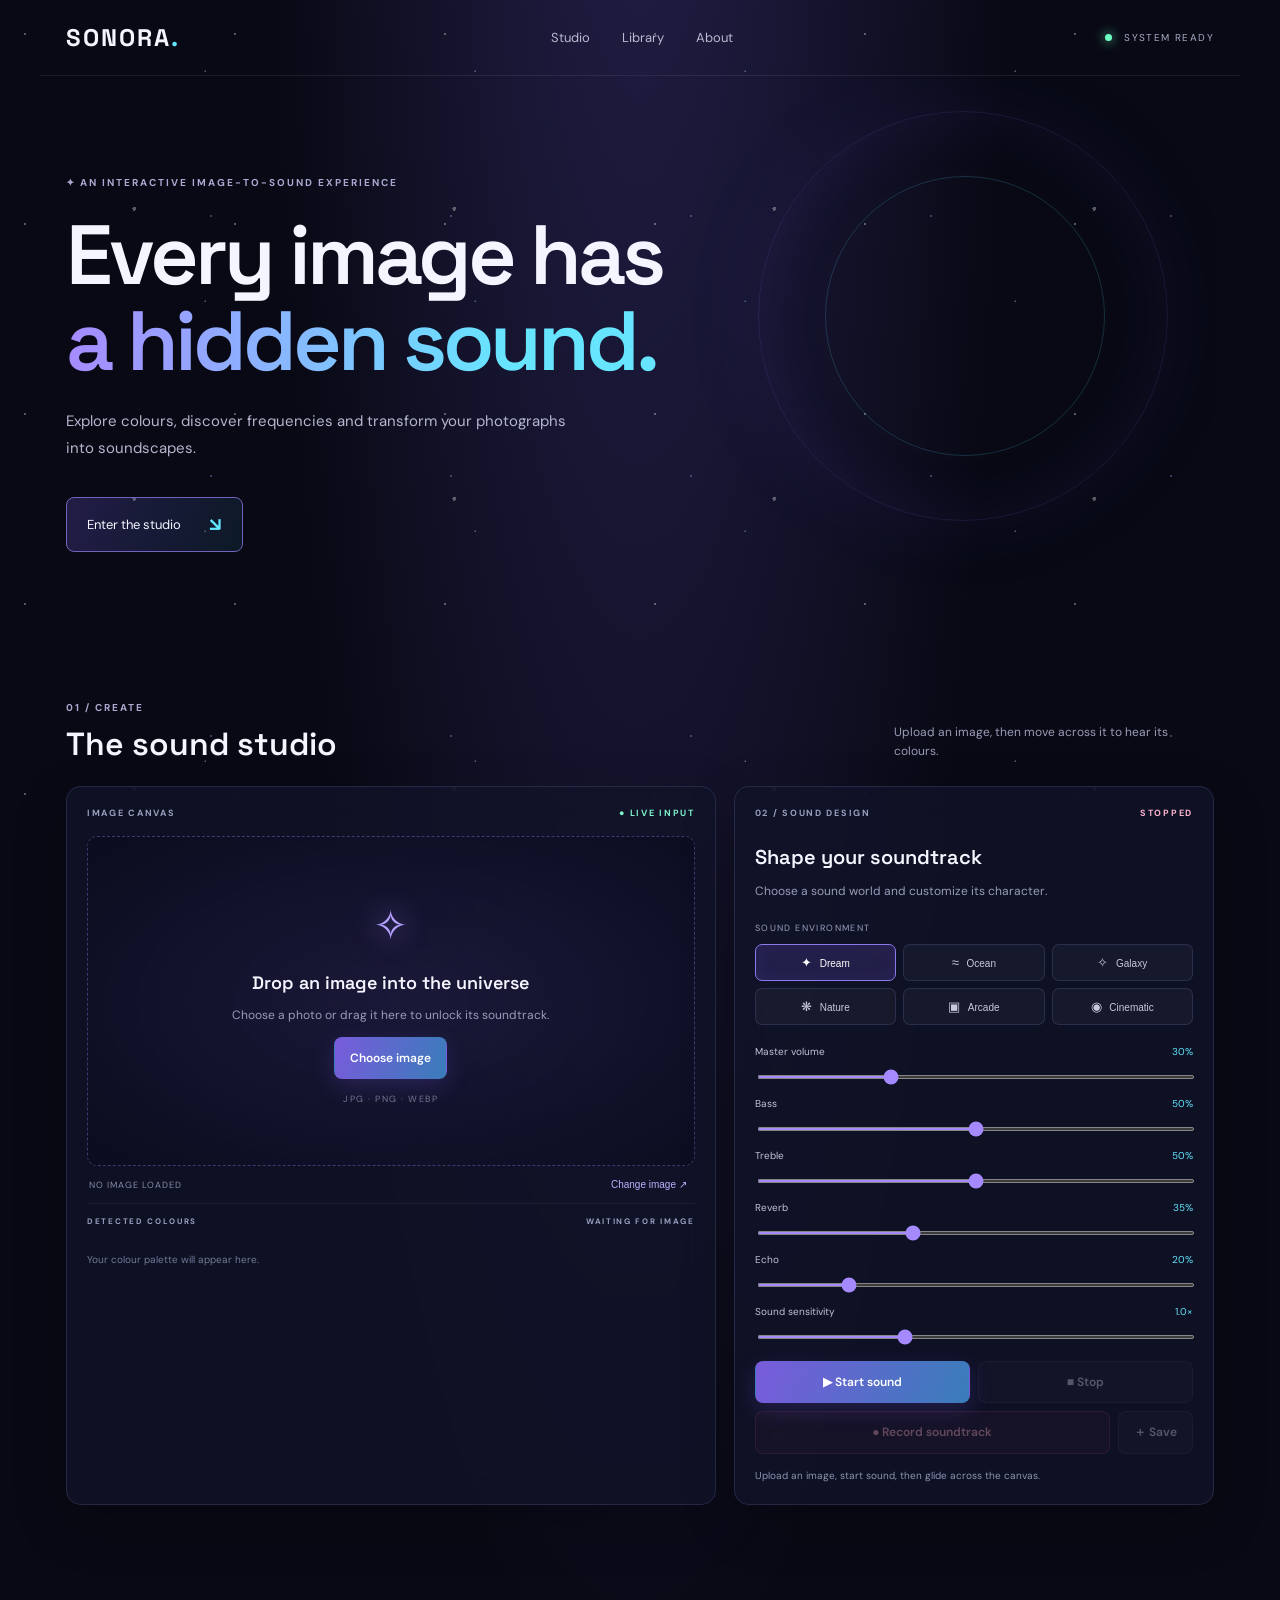
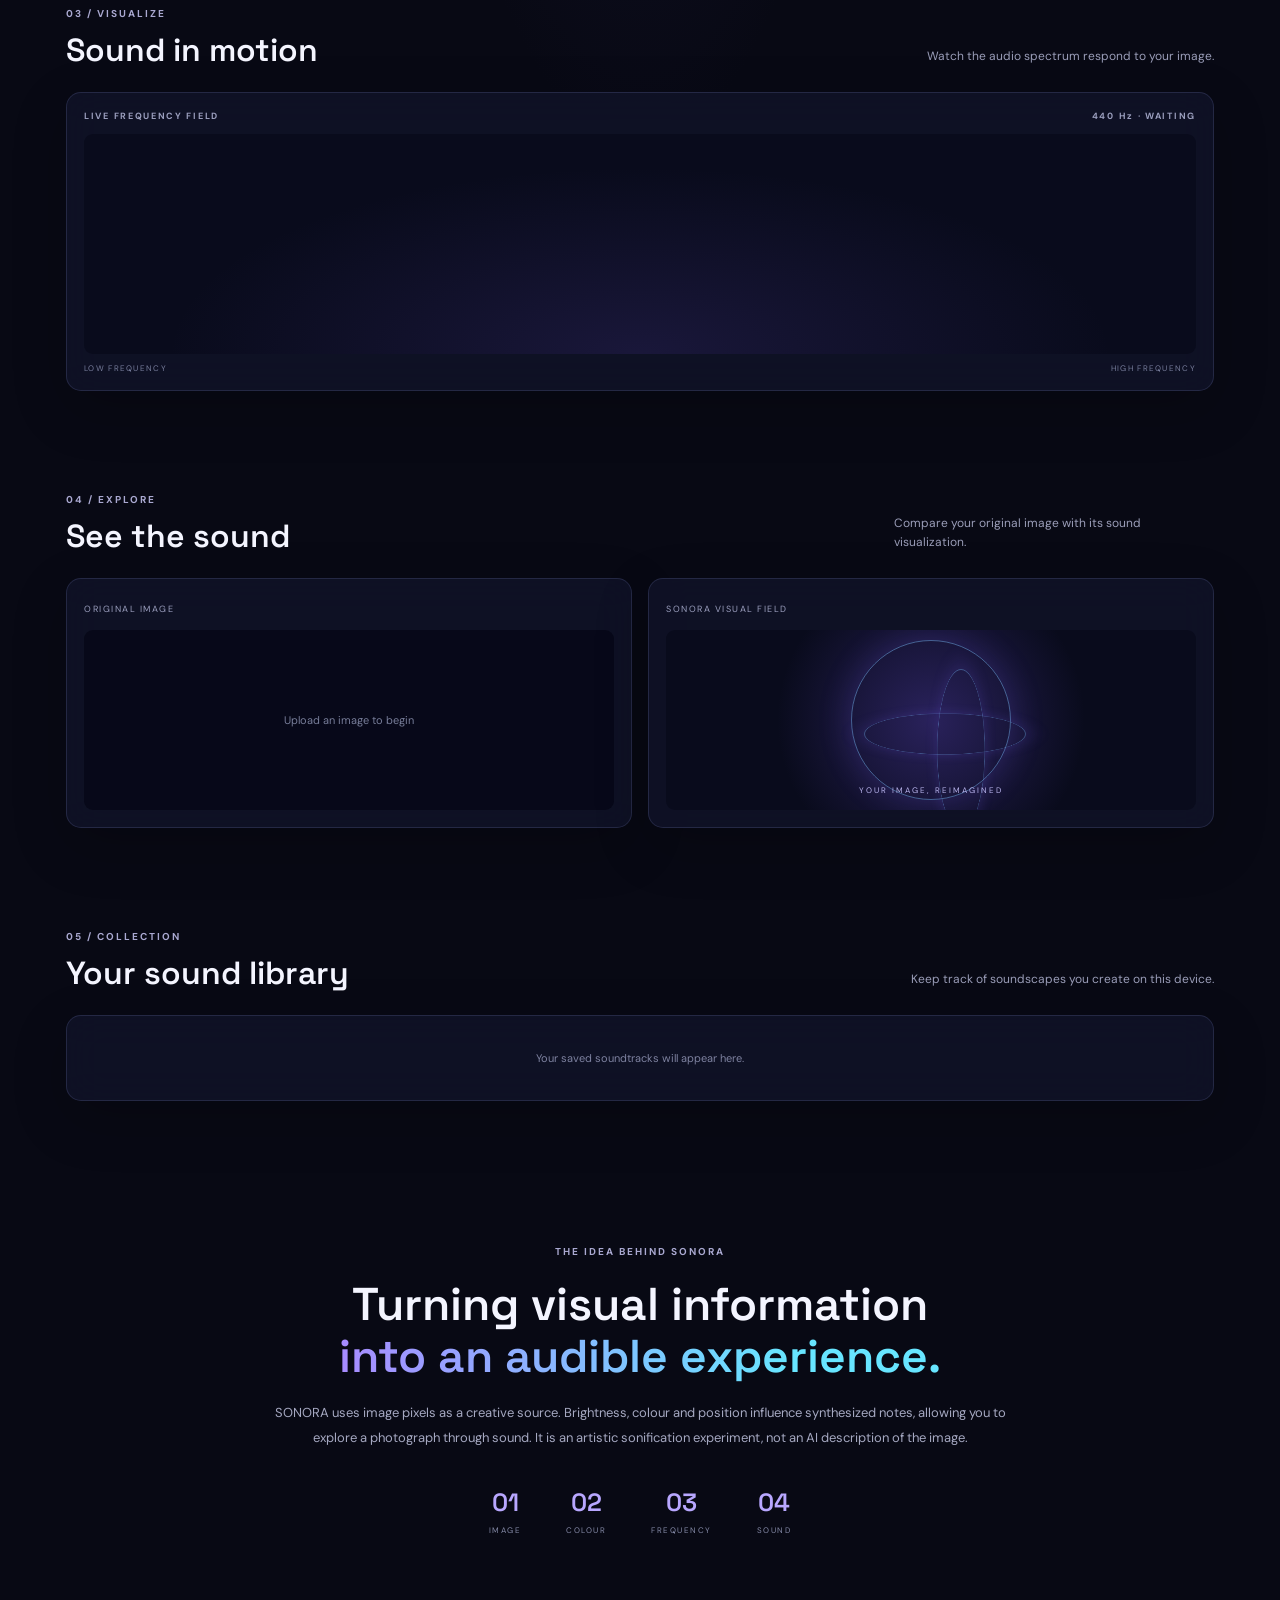
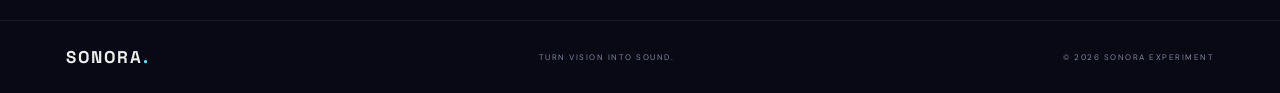
<file: visual to sound sonification/index.html>
<!DOCTYPE html>
<html lang="en">
<head>
  <meta charset="UTF-8">
  <meta name="viewport" content="width=device-width, initial-scale=1.0">
  <meta name="theme-color" content="#080914">
  <title>SONORA — Turn Vision Into Sound</title>
  <link rel="stylesheet" href="style.css">
</head>
<body>

<div class="stars"></div>

<header class="topbar">
  <a class="brand" href="#home">SONORA<span>.</span></a>
  <nav>
    <a href="#studio">Studio</a>
    <a href="#library">Library</a>
    <a href="#about">About</a>
  </nav>
  <div class="system-status" id="systemStatus">
    <i></i> SYSTEM READY
  </div>
</header>

<main id="home">

  <section class="hero">
    <div class="eyebrow">✦ AN INTERACTIVE IMAGE-TO-SOUND EXPERIENCE</div>
    <h1>Every image has<br><span>a hidden sound.</span></h1>
    <p>
      Explore colours, discover frequencies and transform
      your photographs into soundscapes.
    </p>
    <a class="primary-link" href="#studio">
      Enter the studio <b>↘</b>
    </a>
    <div class="hero-orbit orbit-one"></div>
    <div class="hero-orbit orbit-two"></div>
  </section>

  <!-- STUDIO -->
  <section class="studio-section" id="studio">

    <div class="section-heading">
      <div>
        <span class="eyebrow">01 / CREATE</span>
        <h2>The sound studio</h2>
      </div>
      <p>Upload an image, then move across it to hear its colours.</p>
    </div>

    <div class="studio-grid">

      <!-- IMAGE UPLOAD -->
      <section class="panel image-panel">

        <div class="panel-top">
          <span>IMAGE CANVAS</span>
          <span class="live-label">● LIVE INPUT</span>
        </div>

        <div class="drop-zone" id="dropZone">

          <input type="file" id="imageInput"
                 accept="image/*" hidden>

          <div class="empty-state" id="emptyState">
            <div class="upload-symbol">✧</div>
            <h3>Drop an image into the universe</h3>
            <p>Choose a photo or drag it here to unlock its soundtrack.</p>
            <button class="button primary" id="uploadBtn">
              Choose image
            </button>
            <span class="microcopy">JPG · PNG · WEBP</span>
          </div>

          <canvas id="imageCanvas" hidden></canvas>

          <div class="scan-line" id="scanLine" hidden></div>
          <div class="canvas-tag" id="canvasTag" hidden>
            SONORA / IMAGE SCAN
          </div>

        </div>

        <div class="canvas-footer">
          <span id="imageName">NO IMAGE LOADED</span>
          <button class="text-button" id="changeImageBtn">
            Change image ↗
          </button>
        </div>

        <div class="palette-wrap">
          <div class="subheading">
            <span>DETECTED COLOURS</span>
            <span id="paletteStatus">WAITING FOR IMAGE</span>
          </div>

          <div class="palette" id="palette">
            <div class="palette-empty">
              Your colour palette will appear here.
            </div>
          </div>
        </div>

      </section>

      <!-- SOUND CONTROLS -->
      <section class="panel controls-panel">

        <div class="panel-top">
          <span>02 / SOUND DESIGN</span>
          <span class="sound-state" id="soundState">STOPPED</span>
        </div>

        <h3>Shape your soundtrack</h3>
        <p class="muted">
          Choose a sound world and customize its character.
        </p>

        <label class="field-label">SOUND ENVIRONMENT</label>

        <div class="mode-grid" id="modeGrid">
          <button class="mode active" data-mode="dream">✦ <span>Dream</span></button>
          <button class="mode" data-mode="ocean">≈ <span>Ocean</span></button>
          <button class="mode" data-mode="galaxy">✧ <span>Galaxy</span></button>
          <button class="mode" data-mode="nature">❋ <span>Nature</span></button>
          <button class="mode" data-mode="arcade">▣ <span>Arcade</span></button>
          <button class="mode" data-mode="cinematic">◉ <span>Cinematic</span></button>
        </div>

        <div class="slider-group">

          <label for="volume">
            Master volume <output id="volumeValue">30%</output>
          </label>
          <input id="volume" type="range" min="0" max="100" value="30">

          <label for="bass">
            Bass <output id="bassValue">50%</output>
          </label>
          <input id="bass" type="range" min="0" max="100" value="50">

          <label for="treble">
            Treble <output id="trebleValue">50%</output>
          </label>
          <input id="treble" type="range" min="0" max="100" value="50">

          <label for="reverb">
            Reverb <output id="reverbValue">35%</output>
          </label>
          <input id="reverb" type="range" min="0" max="100" value="35">

          <label for="echo">
            Echo <output id="echoValue">20%</output>
          </label>
          <input id="echo" type="range" min="0" max="100" value="20">

          <label for="sensitivity">
            Sound sensitivity <output id="sensitivityValue">1.0×</output>
          </label>
          <input id="sensitivity" type="range" min="50" max="200" value="100">

        </div>

        <div class="transport">
          <button class="button primary" id="startBtn">
            ▶ Start sound
          </button>
          <button class="button secondary" id="stopBtn" disabled>
            ■ Stop
          </button>
        </div>

        <div class="record-row">
          <button class="button record" id="recordBtn" disabled>
            ● Record soundtrack
          </button>
          <button class="button secondary" id="saveBtn" disabled>
            ＋ Save
          </button>
        </div>

        <p class="hint" id="hint">
          Upload an image, start sound, then glide across the canvas.
        </p>

      </section>
    </div>
  </section>

  <!-- VISUALIZER -->
  <section class="visual-section">

    <div class="section-heading">
      <div>
        <span class="eyebrow">03 / VISUALIZE</span>
        <h2>Sound in motion</h2>
      </div>
      <p>Watch the audio spectrum respond to your image.</p>
    </div>

    <div class="panel visual-panel">
      <div class="visual-toolbar">
        <span>LIVE FREQUENCY FIELD</span>
        <span id="frequencyReadout">440 Hz · WAITING</span>
      </div>

      <canvas id="visualCanvas"></canvas>

      <div class="visual-caption">
        <span>LOW FREQUENCY</span>
        <span>HIGH FREQUENCY</span>
      </div>
    </div>

  </section>

  <!-- COMPARISON -->
  <section class="compare-section">

    <div class="section-heading">
      <div>
        <span class="eyebrow">04 / EXPLORE</span>
        <h2>See the sound</h2>
      </div>
      <p>Compare your original image with its sound visualization.</p>
    </div>

    <div class="compare-grid">

      <div class="panel compare-card">
        <span class="card-kicker">ORIGINAL IMAGE</span>
        <div class="compare-preview" id="originalPreview">
          Upload an image to begin
        </div>
      </div>

      <div class="panel compare-card">
        <span class="card-kicker">SONORA VISUAL FIELD</span>
        <div class="compare-preview generated-preview" id="generatedPreview">
          <div class="generated-rings"></div>
          <span>YOUR IMAGE, REIMAGINED</span>
        </div>
      </div>

    </div>
  </section>

  <!-- LIBRARY -->
  <section class="library-section" id="library">

    <div class="section-heading">
      <div>
        <span class="eyebrow">05 / COLLECTION</span>
        <h2>Your sound library</h2>
      </div>
      <p>Keep track of soundscapes you create on this device.</p>
    </div>

    <div class="panel library-panel">
      <div class="library-list" id="libraryList">
        <div class="library-empty">
          Your saved soundtracks will appear here.
        </div>
      </div>
    </div>

  </section>

  <!-- ABOUT -->
  <section class="about-section" id="about">
    <span class="eyebrow">THE IDEA BEHIND SONORA</span>

    <h2>
      Turning visual information<br>
      <span>into an audible experience.</span>
    </h2>

    <p>
      SONORA uses image pixels as a creative source.
      Brightness, colour and position influence synthesized
      notes, allowing you to explore a photograph through sound.
      It is an artistic sonification experiment, not an AI
      description of the image.
    </p>

    <div class="about-stats">
      <div><b>01</b><span>IMAGE</span></div>
      <div><b>02</b><span>COLOUR</span></div>
      <div><b>03</b><span>FREQUENCY</span></div>
      <div><b>04</b><span>SOUND</span></div>
    </div>
  </section>

</main>

<footer>
  <a class="brand" href="#home">SONORA<span>.</span></a>
  <span>TURN VISION INTO SOUND.</span>
  <span>© 2026 SONORA EXPERIMENT</span>
</footer>

<script src="script.js"></script>
</body>
</html>
</file>
<file: visual to sound sonification/style.css>
@import url('https://fonts.googleapis.com/css2?family=DM+Sans:wght@400;500;600;700&family=Space+Grotesk:wght@400;500;600;700&display=swap');

:root {
  --bg: #080914;
  --panel: rgba(17,20,42,.78);
  --line: rgba(164,174,255,.15);
  --text: #f4f5ff;
  --muted: #9a9db8;
  --purple: #9b7cff;
  --cyan: #63e6ff;
  --pink: #ff78c8;
}

* { box-sizing: border-box; }

html { scroll-behavior: smooth; }

body {
  margin: 0;
  background:
    radial-gradient(ellipse at 50% -15%, #24204b 0, transparent 42%),
    var(--bg);
  color: var(--text);
  font-family: 'DM Sans', sans-serif;
  overflow-x: hidden;
}

body:before {
  content: "";
  position: fixed;
  inset: 0;
  pointer-events: none;
  opacity: .32;
  background-image:
    radial-gradient(1px 1px at 12% 18%,#fff 99%,transparent),
    radial-gradient(1px 1px at 76% 31%,#a9caff 99%,transparent),
    radial-gradient(2px 2px at 42% 72%,#fff 99%,transparent),
    radial-gradient(1px 1px at 88% 83%,#bba5ff 99%,transparent);
  background-size:
    210px 190px,270px 230px,
    320px 290px,240px 260px;
  z-index: -1;
}

a {
  color: inherit;
  text-decoration: none;
}

.topbar {
  height: 76px;
  max-width: 1200px;
  margin: auto;
  padding: 0 26px;
  display: flex;
  align-items: center;
  justify-content: space-between;
  border-bottom: 1px solid rgba(255,255,255,.07);
}

.brand {
  font: 700 24px 'Space Grotesk';
  letter-spacing: 2px;
}

.brand span { color: var(--cyan); }

nav {
  display: flex;
  gap: 32px;
  color: #b9bad0;
  font-size: 13px;
}

nav a:hover,
.text-button:hover { color: var(--cyan); }

.system-status {
  font-size: 10px;
  letter-spacing: 1.4px;
  color: #a7acc7;
}

.system-status i,
.eyebrow span {
  display: inline-block;
  width: 7px;
  height: 7px;
  background: #6fffc2;
  border-radius: 50%;
  box-shadow: 0 0 12px #6fffc2;
  margin-right: 8px;
}

main {
  max-width: 1200px;
  margin: auto;
  padding: 0 26px;
}

.hero {
  min-height: 450px;
  padding: 100px 0 95px;
  position: relative;
  overflow: hidden;
}

.eyebrow {
  font-size: 10px;
  letter-spacing: 2px;
  color: #aaa9d1;
  font-weight: 700;
}

.hero h1 {
  font: 600 clamp(48px,7vw,84px)/1.02 'Space Grotesk';
  letter-spacing: -4px;
  margin: 24px 0;
}

.hero h1 span,
.about-section h2 span {
  background: linear-gradient(90deg,#a78bff,#67e5ff 75%);
  -webkit-background-clip: text;
  background-clip: text;
  color: transparent;
}

.hero > p {
  color: #b4b6ce;
  max-width: 500px;
  line-height: 1.8;
  font-size: 15px;
}

.primary-link {
  display: inline-flex;
  gap: 28px;
  align-items: center;
  margin-top: 20px;
  padding: 14px 20px;
  border: 1px solid #7163bb;
  border-radius: 8px;
  background: linear-gradient(110deg,rgba(128,99,255,.22),rgba(66,214,255,.08));
  font-size: 13px;
}

.primary-link b {
  font-size: 19px;
  color: var(--cyan);
}

.hero-orbit {
  position: absolute;
  border: 1px solid rgba(131,123,255,.14);
  border-radius: 50%;
  pointer-events: none;
}

.orbit-one {
  width: 410px;
  height: 410px;
  right: 4%;
  top: 35px;
  box-shadow: inset 0 0 70px rgba(118,89,255,.08),
              0 0 90px rgba(118,89,255,.07);
}

.orbit-two {
  width: 280px;
  height: 280px;
  right: 9.5%;
  top: 100px;
  border-color: rgba(90,218,255,.18);
}

section[id] { scroll-margin-top: 24px; }

.studio-section,
.visual-section,
.compare-section,
.library-section {
  padding: 48px 0;
}

.section-heading {
  display: flex;
  align-items: end;
  justify-content: space-between;
  margin-bottom: 22px;
}

.section-heading h2 {
  font: 600 32px 'Space Grotesk';
  margin: 8px 0 0;
}

.section-heading > p {
  color: var(--muted);
  font-size: 12px;
  max-width: 320px;
  line-height: 1.6;
  margin: 0 0 3px;
}

.studio-grid {
  display: grid;
  grid-template-columns: 1.15fr .85fr;
  gap: 18px;
}

.panel {
  background: var(--panel);
  border: 1px solid var(--line);
  border-radius: 15px;
  backdrop-filter: blur(18px);
  box-shadow: 0 18px 55px rgba(0,0,0,.2);
}

.image-panel,
.controls-panel { padding: 20px; }

.panel-top,
.visual-toolbar,
.subheading {
  display: flex;
  justify-content: space-between;
  align-items: center;
  font-size: 9px;
  letter-spacing: 1.7px;
  color: #9b9fbe;
  font-weight: 700;
}

.live-label { color: #7ef3ca; }

.sound-state { color: #ffb4d0; }

.drop-zone {
  height: 330px;
  margin-top: 17px;
  border: 1px dashed rgba(155,140,255,.35);
  border-radius: 10px;
  background: radial-gradient(ellipse at center,rgba(104,81,193,.13),rgba(9,12,29,.7));
  position: relative;
  display: flex;
  align-items: center;
  justify-content: center;
  overflow: hidden;
  cursor: crosshair;
}

.drop-zone.dragging {
  border-color: var(--cyan);
  box-shadow: inset 0 0 40px rgba(99,230,255,.12);
}

#imageCanvas {
  max-width: 100%;
  max-height: 100%;
  width: 100%;
  height: 100%;
  object-fit: contain;
  touch-action: none;
  cursor: crosshair;
}

.empty-state {
  text-align: center;
  padding: 20px;
}

.upload-symbol {
  font-size: 42px;
  color: #b6a1ff;
  text-shadow: 0 0 28px #9b7cff;
  margin-bottom: 12px;
}

.empty-state h3 {
  font: 600 18px 'Space Grotesk';
  margin-bottom: 8px;
}

.empty-state p,
.muted {
  color: var(--muted);
  font-size: 12px;
  line-height: 1.6;
}

.button {
  border: 1px solid transparent;
  border-radius: 8px;
  padding: 12px 15px;
  font: 600 12px 'DM Sans';
  cursor: pointer;
  transition: .2s;
}

.button:disabled {
  opacity: .35;
  cursor: not-allowed;
}

.button:not(:disabled):hover {
  transform: translateY(-2px);
  filter: brightness(1.15);
}

.primary {
  color: white;
  background: linear-gradient(110deg,#795bdb,#397dba);
  box-shadow: 0 7px 22px rgba(112,88,221,.22);
}

.secondary {
  background: rgba(255,255,255,.05);
  border-color: var(--line);
  color: #d8d9ec;
}

.microcopy {
  display: block;
  color: #737894;
  font-size: 9px;
  letter-spacing: 1.5px;
  margin-top: 14px;
}

.canvas-footer {
  display: flex;
  justify-content: space-between;
  align-items: center;
  padding: 12px 2px;
  color: #888da9;
  font-size: 9px;
  letter-spacing: 1px;
}

.text-button {
  background: none;
  border: 0;
  color: #bcb1ff;
  font-size: 10px;
  cursor: pointer;
}

.scan-line {
  position: absolute;
  left: 0;
  right: 0;
  height: 2px;
  top: 0;
  background: linear-gradient(90deg,transparent,var(--cyan),transparent);
  box-shadow: 0 0 15px var(--cyan);
  pointer-events: none;
  animation: scan 3s linear infinite;
}

.canvas-tag {
  position: absolute;
  bottom: 10px;
  left: 12px;
  font-size: 8px;
  letter-spacing: 1px;
  padding: 6px 8px;
  background: rgba(4,6,18,.7);
  color: #c5caff;
  border-radius: 4px;
  pointer-events: none;
}

@keyframes scan {
  to { top: 100%; }
}

.palette-wrap {
  padding-top: 12px;
  border-top: 1px solid rgba(255,255,255,.06);
}

.subheading { font-size: 8px; }

.palette {
  display: flex;
  gap: 9px;
  margin-top: 12px;
  min-height: 42px;
  align-items: center;
}

.palette-empty {
  font-size: 10px;
  color: #747a98;
}

.swatch {
  width: 35px;
  height: 35px;
  border-radius: 9px;
  border: 1px solid rgba(255,255,255,.2);
  position: relative;
  cursor: pointer;
}

.swatch span {
  position: absolute;
  top: 39px;
  left: 50%;
  transform: translateX(-50%);
  font-size: 8px;
  color: #aeb1c8;
  white-space: nowrap;
}

.controls-panel h3 {
  font: 600 20px 'Space Grotesk';
  margin: 25px 0 6px;
}

.controls-panel > .muted { margin-bottom: 20px; }

.field-label {
  display: block;
  font-size: 9px;
  letter-spacing: 1.4px;
  color: #9b9fbe;
  margin-bottom: 10px;
}

.mode-grid {
  display: grid;
  grid-template-columns: repeat(3,1fr);
  gap: 7px;
}

.mode {
  padding: 10px 7px;
  background: rgba(255,255,255,.035);
  border: 1px solid var(--line);
  border-radius: 7px;
  color: #c7c9df;
  font-size: 13px;
  cursor: pointer;
}

.mode span {
  font-size: 10px;
  margin-left: 4px;
}

.mode.active {
  border-color: #8b79e9;
  background: rgba(133,103,255,.16);
  color: white;
  box-shadow: inset 0 0 18px rgba(130,100,255,.08);
}

.slider-group { margin-top: 20px; }

.slider-group label {
  display: flex;
  justify-content: space-between;
  font-size: 10px;
  color: #c1c3d7;
  margin: 13px 0 5px;
}

.slider-group output {
  color: var(--cyan);
  font-variant-numeric: tabular-nums;
}

input[type=range] {
  width: 100%;
  accent-color: #a58aff;
  height: 4px;
  cursor: pointer;
}

.transport,
.record-row {
  display: flex;
  gap: 8px;
  margin-top: 17px;
}

.transport .button { flex: 1; }

.record-row { margin-top: 8px; }
.record-row .button:first-child { flex: 1; }

.record {
  background: rgba(255,100,145,.1);
  border-color: rgba(255,100,145,.3);
  color: #ffb0c7;
}

.hint {
  font-size: 10px;
  color: #8f94b1;
  line-height: 1.6;
  margin: 14px 0 0;
}

.visual-panel { padding: 17px; }

.visual-toolbar { margin-bottom: 12px; }

#visualCanvas {
  display: block;
  width: 100%;
  height: 220px;
  border-radius: 9px;
  background: radial-gradient(ellipse at 50% 100%,rgba(91,71,178,.2),transparent 60%),#090b1c;
}

.visual-caption {
  display: flex;
  justify-content: space-between;
  color: #777d9b;
  font-size: 8px;
  letter-spacing: 1.3px;
  margin-top: 9px;
}

.compare-grid {
  display: grid;
  grid-template-columns: 1fr 1fr;
  gap: 16px;
}

.compare-card { padding: 17px; }

.card-kicker {
  font-size: 9px;
  letter-spacing: 1.5px;
  color: #9b9fbe;
}

.compare-preview {
  height: 180px;
  margin-top: 13px;
  border-radius: 9px;
  background: rgba(5,7,20,.7);
  display: flex;
  align-items: center;
  justify-content: center;
  color: #777d99;
  font-size: 11px;
  overflow: hidden;
}

.compare-preview img {
  width: 100%;
  height: 100%;
  object-fit: contain;
}

.generated-preview {
  position: relative;
  background: radial-gradient(circle at 50% 50%,rgba(102,76,210,.35),transparent 55%),#090b1c;
  overflow: hidden;
}

.generated-rings,
.generated-rings:before,
.generated-rings:after {
  position: absolute;
  width: 160px;
  height: 160px;
  border: 1px solid rgba(125,190,255,.45);
  border-radius: 50%;
  box-shadow: 0 0 35px rgba(127,100,255,.2);
  animation: rotate 12s linear infinite;
}

.generated-rings:before,
.generated-rings:after {
  content: "";
  inset: 12px;
  transform: rotateX(65deg) scaleY(.6);
}

.generated-rings:after {
  inset: 28px;
  transform: rotateY(65deg) scaleX(.7);
}

.generated-preview span {
  position: absolute;
  bottom: 15px;
  font-size: 8px;
  letter-spacing: 2px;
  color: #b9b4ed;
}

@keyframes rotate {
  to { transform: rotate(360deg); }
}

.library-panel { padding: 10px 18px; }

.library-empty {
  padding: 25px;
  text-align: center;
  color: #7e83a0;
  font-size: 11px;
}

.library-item {
  display: flex;
  align-items: center;
  gap: 13px;
  padding: 13px 4px;
  border-bottom: 1px solid rgba(255,255,255,.06);
}

.library-item:last-child { border: 0; }

.library-thumb {
  width: 43px;
  height: 43px;
  border-radius: 8px;
  object-fit: cover;
  background: #252044;
}

.library-meta { flex: 1; }

.library-meta b {
  display: block;
  font-size: 11px;
}

.library-meta small {
  color: #858aa7;
  font-size: 9px;
}

.library-actions {
  display: flex;
  gap: 6px;
}

.small-action {
  background: rgba(255,255,255,.05);
  border: 1px solid var(--line);
  color: #c5c7dd;
  border-radius: 6px;
  padding: 7px 9px;
  font-size: 9px;
  cursor: pointer;
}

.about-section {
  text-align: center;
  padding: 90px 10px 85px;
  max-width: 760px;
  margin: auto;
}

.about-section h2 {
  font: 600 clamp(30px,4vw,46px)/1.15 'Space Grotesk';
  margin: 18px 0;
}

.about-section > p {
  font-size: 13px;
  line-height: 1.9;
  color: #a5a8c1;
}

.about-stats {
  display: flex;
  justify-content: center;
  gap: 45px;
  margin-top: 35px;
}

.about-stats div {
  display: flex;
  flex-direction: column;
  gap: 7px;
}

.about-stats b {
  font: 600 25px 'Space Grotesk';
  color: #b8a7ff;
}

.about-stats span {
  font-size: 8px;
  letter-spacing: 1.5px;
  color: #858aa7;
}

footer {
  border-top: 1px solid rgba(255,255,255,.07);
  padding: 25px max(26px,calc((100% - 1148px)/2));
  display: flex;
  align-items: center;
  justify-content: space-between;
  color: #7f849f;
  font-size: 8px;
  letter-spacing: 1.5px;
}

footer .brand {
  font-size: 17px;
  color: #eee;
}

@media(max-width:800px) {
  .hero { padding: 75px 0 65px; }
  .hero-orbit { right: -170px; opacity: .5; }
  .studio-grid { grid-template-columns: 1fr; }
  .drop-zone { height: 280px; }
  .section-heading { display: block; }
  .section-heading > p { margin-top: 10px; }
  .about-stats { gap: 22px; }
}

@media(max-width:520px) {
  .topbar { padding: 0 16px; height: 65px; }
  main { padding: 0 16px; }
  nav { gap: 13px; font-size: 10px; }
  .system-status { display: none; }
  .hero h1 { letter-spacing: -2px; }
  .hero { min-height: 390px; }
  .studio-section,.visual-section,
  .compare-section,.library-section { padding: 35px 0; }
  .image-panel,.controls-panel { padding: 14px; }
  .drop-zone { height: 240px; }
  .mode-grid { grid-template-columns: repeat(2,1fr); }
  .compare-grid { grid-template-columns: 1fr; }
  .about-stats { gap: 16px; }
  .about-stats b { font-size: 20px; }
  footer { padding: 22px 16px; gap: 12px; flex-wrap: wrap; }
  footer span { font-size: 7px; }
}
</file>
